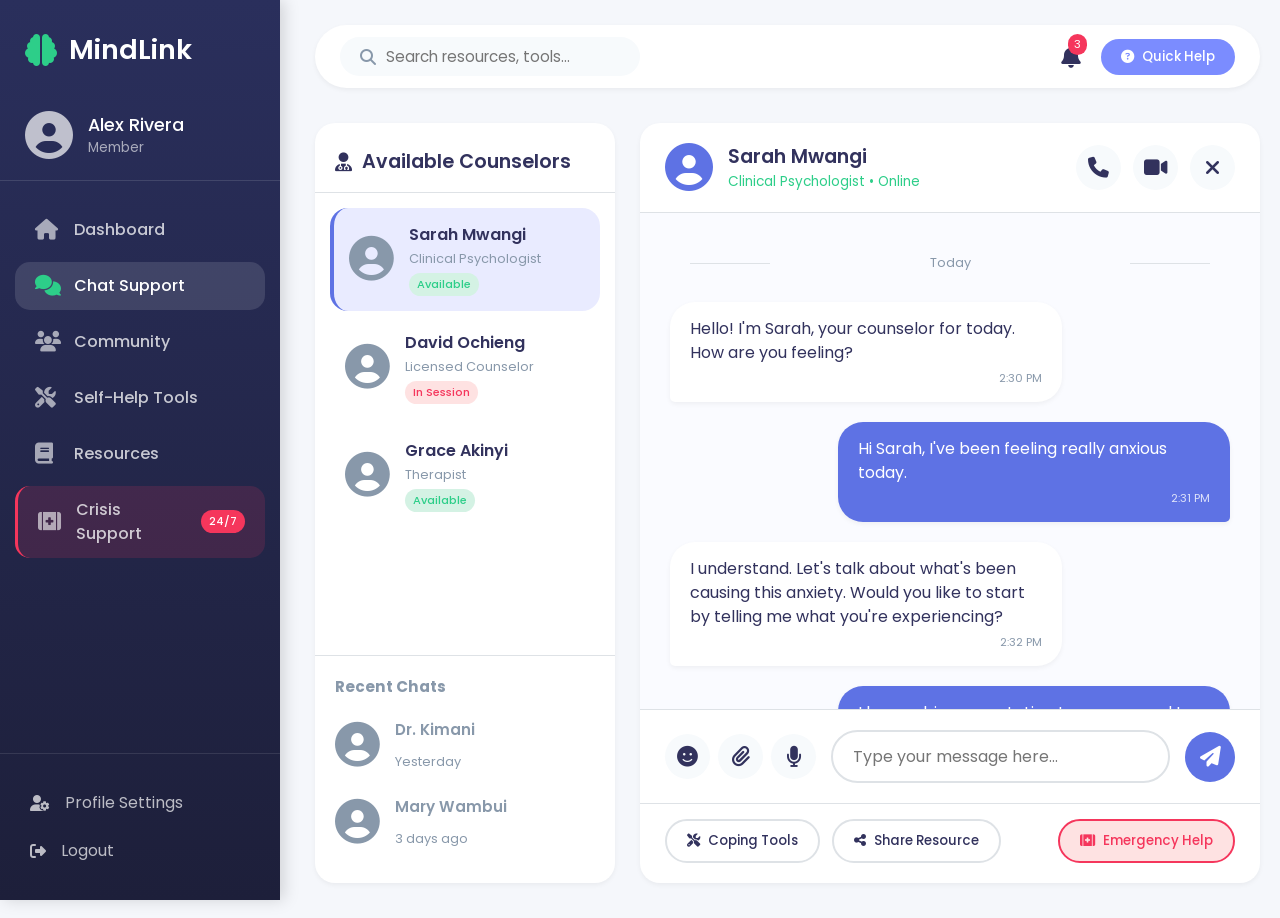
<file: chat.html>
<!DOCTYPE html>
<html lang="en">
<head>
    <meta charset="UTF-8">
    <meta name="viewport" content="width=device-width, initial-scale=1.0">
    <title>Chat Support - MindLink</title>
    <!-- Font Awesome Icons -->
    <link rel="stylesheet" href="https://cdnjs.cloudflare.com/ajax/libs/font-awesome/6.4.0/css/all.min.css">
    <!-- Google Fonts (Poppins) -->
    <link href="https://fonts.googleapis.com/css2?family=Poppins:wght@300;400;500;600;700&display=swap" rel="stylesheet">
    <style>
        /* === GLOBAL STYLES (shared with dashboard) === */
        * {
            margin: 0;
            padding: 0;
            box-sizing: border-box;
            font-family: 'Poppins', sans-serif;
        }

        :root {
            --primary: #5e72e4;
            --primary-light: #7b8cff;
            --primary-dark: #324cdd;
            --secondary: #2dce89;
            --secondary-light: #4fda9c;
            --danger: #f5365c;
            --danger-dark: #d4234b;
            --warning: #fb6340;
            --info: #11cdef;
            --dark: #32325d;
            --darker: #1a1a2e;
            --light: #f7fafc;
            --gray: #8898aa;
            --gray-light: #dee2e6;
            --white: #ffffff;
            --shadow-sm: 0 2px 5px rgba(0,0,0,0.05);
            --shadow-md: 0 5px 15px rgba(0,0,0,0.08);
            --shadow-lg: 0 10px 25px rgba(0,0,0,0.1);
            --transition: all 0.25s ease;
            --radius: 20px;
            --radius-sm: 14px;
            --sidebar-width: 280px;
        }

        body {
            background-color: #f5f7fb;
            color: var(--dark);
            line-height: 1.5;
            overflow-x: hidden;
        }

        .dashboard-page {
            display: flex;
            min-height: 100vh;
        }

        /* === SIDEBAR (same as dashboard, compact) === */
        .sidebar {
            width: var(--sidebar-width);
            background: linear-gradient(180deg, #2a2f5c 0%, #1d1f3a 100%);
            color: rgba(255,255,255,0.85);
            display: flex;
            flex-direction: column;
            position: fixed;
            top: 0;
            left: 0;
            height: 100vh;
            overflow-y: auto;
            box-shadow: 4px 0 15px rgba(0,0,0,0.15);
            z-index: 100;
            transition: var(--transition);
        }

        .sidebar-header {
            padding: 30px 25px 20px;
        }

        .logo {
            display: flex;
            align-items: center;
            gap: 12px;
            font-size: 1.7rem;
            font-weight: 600;
            color: white;
            text-decoration: none;
        }

        .logo i {
            color: var(--secondary);
            font-size: 2rem;
        }

        .user-profile {
            display: flex;
            align-items: center;
            gap: 15px;
            padding: 20px 25px;
            border-bottom: 1px solid rgba(255,255,255,0.12);
            margin-bottom: 25px;
        }

        .avatar i {
            font-size: 3rem;
            color: rgba(255,255,255,0.7);
        }

        .user-info h4 {
            font-size: 1.1rem;
            font-weight: 500;
            color: white;
        }

        .user-info p {
            font-size: 0.85rem;
            color: rgba(255,255,255,0.6);
        }

        .sidebar-menu {
            list-style: none;
            padding: 0 15px;
            flex: 1;
        }

        .sidebar-menu li {
            margin-bottom: 8px;
        }

        .sidebar-menu a {
            display: flex;
            align-items: center;
            gap: 15px;
            padding: 12px 20px;
            color: rgba(255,255,255,0.75);
            text-decoration: none;
            border-radius: 15px;
            transition: var(--transition);
            font-weight: 500;
        }

        .sidebar-menu a i {
            width: 24px;
            font-size: 1.3rem;
            color: rgba(255,255,255,0.6);
        }

        .sidebar-menu li.active a,
        .sidebar-menu a:hover {
            background: rgba(255,255,255,0.12);
            color: white;
        }

        .sidebar-menu li.active a i,
        .sidebar-menu a:hover i {
            color: var(--secondary);
        }

        .emergency-link {
            background: rgba(245, 54, 92, 0.15);
            border-left: 3px solid var(--danger);
        }

        .emergency-badge {
            background: var(--danger);
            color: white;
            font-size: 0.7rem;
            padding: 3px 8px;
            border-radius: 20px;
            margin-left: auto;
        }

        .sidebar-footer {
            padding: 25px;
            border-top: 1px solid rgba(255,255,255,0.1);
        }

        .sidebar-footer a {
            display: flex;
            align-items: center;
            gap: 15px;
            padding: 12px 5px;
            color: rgba(255,255,255,0.7);
            text-decoration: none;
            border-radius: 10px;
            transition: var(--transition);
        }

        .sidebar-footer a:hover {
            color: white;
            background: rgba(255,255,255,0.05);
        }

        /* === MAIN CONTENT === */
        .main-content {
            flex: 1;
            margin-left: var(--sidebar-width);
            padding: 25px 35px 35px;
            position: relative;
        }

        /* TOP BAR (same as dashboard) */
        .top-bar {
            display: flex;
            align-items: center;
            justify-content: space-between;
            background: var(--white);
            padding: 12px 25px;
            border-radius: 60px;
            box-shadow: var(--shadow-sm);
            margin-bottom: 35px;
        }

        .search-bar {
            display: flex;
            align-items: center;
            background: var(--light);
            padding: 8px 20px;
            border-radius: 40px;
            width: 300px;
        }

        .search-bar i {
            color: var(--gray);
            margin-right: 10px;
        }

        .search-bar input {
            border: none;
            background: transparent;
            outline: none;
            width: 100%;
            font-size: 0.95rem;
        }

        .top-bar-actions {
            display: flex;
            align-items: center;
            gap: 20px;
        }

        .btn-notification {
            background: none;
            border: none;
            font-size: 1.4rem;
            color: var(--dark);
            position: relative;
            cursor: pointer;
        }

        .notification-badge {
            position: absolute;
            top: -6px;
            right: -6px;
            background: var(--danger);
            color: white;
            font-size: 0.7rem;
            padding: 2px 6px;
            border-radius: 20px;
        }

        .btn-help {
            background: var(--primary-light);
            border: none;
            color: white;
            padding: 8px 20px;
            border-radius: 30px;
            font-weight: 500;
            cursor: pointer;
            display: flex;
            align-items: center;
            gap: 8px;
        }

        .btn-help:hover {
            background: var(--primary);
        }

        /* === CHAT LAYOUT (chat.css) === */
        .chat-container {
            display: flex;
            gap: 25px;
            height: calc(100vh - 140px); /* full height minus top bar and padding */
            min-height: 600px;
        }

        /* ---------- Chat Sidebar (counselors list) ---------- */
        .chat-sidebar {
            width: 300px;
            background: var(--white);
            border-radius: var(--radius);
            box-shadow: var(--shadow-sm);
            display: flex;
            flex-direction: column;
            overflow: hidden;
        }

        .chat-sidebar .chat-header {
            padding: 25px 20px 15px;
            border-bottom: 1px solid var(--gray-light);
        }

        .chat-sidebar .chat-header h3 {
            font-size: 1.2rem;
            font-weight: 600;
            display: flex;
            align-items: center;
            gap: 10px;
            color: var(--dark);
        }

        .counselors-list {
            flex: 1;
            overflow-y: auto;
            padding: 15px;
        }

        .counselor {
            display: flex;
            align-items: center;
            gap: 15px;
            padding: 15px;
            border-radius: 18px;
            cursor: pointer;
            transition: var(--transition);
            margin-bottom: 5px;
        }

        .counselor:hover {
            background: var(--light);
        }

        .counselor.active {
            background: #e9ebff;
            border-left: 4px solid var(--primary);
        }

        .counselor-avatar i {
            font-size: 2.8rem;
            color: var(--gray);
        }

        .counselor-info h4 {
            font-size: 1rem;
            font-weight: 600;
            margin-bottom: 2px;
        }

        .counselor-info p {
            font-size: 0.8rem;
            color: var(--gray);
        }

        .status {
            display: inline-block;
            font-size: 0.7rem;
            padding: 3px 8px;
            border-radius: 30px;
            margin-top: 5px;
            font-weight: 500;
        }

        .status.available {
            background: #d4f2e4;
            color: var(--secondary);
        }

        .status.busy {
            background: #fee2e2;
            color: var(--danger);
        }

        .chat-history {
            padding: 20px;
            border-top: 1px solid var(--gray-light);
        }

        .chat-history h4 {
            font-size: 0.95rem;
            color: var(--gray);
            margin-bottom: 10px;
        }

        /* ---------- Chat Main Area ---------- */
        .chat-main {
            flex: 1;
            background: var(--white);
            border-radius: var(--radius);
            box-shadow: var(--shadow-sm);
            display: flex;
            flex-direction: column;
            overflow: hidden;
        }

        .chat-main .chat-header {
            display: flex;
            align-items: center;
            justify-content: space-between;
            padding: 20px 25px;
            border-bottom: 1px solid var(--gray-light);
        }

        .chat-partner {
            display: flex;
            align-items: center;
            gap: 15px;
        }

        .chat-partner .avatar i {
            font-size: 3rem;
            color: var(--primary);
        }

        .chat-partner h3 {
            font-size: 1.2rem;
            font-weight: 600;
        }

        .chat-partner p {
            font-size: 0.85rem;
            color: var(--secondary);
        }

        .chat-actions {
            display: flex;
            gap: 12px;
        }

        .btn-icon {
            background: var(--light);
            border: none;
            width: 45px;
            height: 45px;
            border-radius: 50%;
            color: var(--dark);
            font-size: 1.3rem;
            cursor: pointer;
            transition: var(--transition);
            display: flex;
            align-items: center;
            justify-content: center;
        }

        .btn-icon:hover {
            background: var(--primary-light);
            color: white;
        }

        /* messages area */
        .chat-messages {
            flex: 1;
            padding: 30px;
            overflow-y: auto;
            background: #fafbff;
            display: flex;
            flex-direction: column;
            gap: 20px;
        }

        .message-date {
            text-align: center;
            font-size: 0.8rem;
            color: var(--gray);
            margin: 10px 0;
            position: relative;
        }

        .message-date::before,
        .message-date::after {
            content: "";
            position: absolute;
            top: 50%;
            width: 80px;
            height: 1px;
            background: var(--gray-light);
        }

        .message-date::before { left: 20px; }
        .message-date::after { right: 20px; }

        .message {
            display: flex;
            max-width: 70%;
        }

        .message.received {
            align-self: flex-start;
        }

        .message.sent {
            align-self: flex-end;
        }

        .message-content {
            background: var(--white);
            padding: 15px 20px;
            border-radius: 25px 25px 25px 5px;
            box-shadow: var(--shadow-sm);
            position: relative;
        }

        .message.sent .message-content {
            background: var(--primary);
            color: white;
            border-radius: 25px 25px 5px 25px;
        }

        .message-content p {
            font-size: 1rem;
            margin-bottom: 5px;
        }

        .message-time {
            font-size: 0.7rem;
            color: var(--gray);
            display: block;
            text-align: right;
        }

        .message.sent .message-time {
            color: rgba(255,255,255,0.8);
        }

        /* chat input */
        .chat-input {
            display: flex;
            align-items: center;
            gap: 15px;
            padding: 20px 25px;
            background: var(--white);
            border-top: 1px solid var(--gray-light);
        }

        .input-tools {
            display: flex;
            gap: 8px;
        }

        .chat-input textarea {
            flex: 1;
            border: 2px solid var(--gray-light);
            border-radius: 30px;
            padding: 12px 20px;
            resize: none;
            font-size: 1rem;
            outline: none;
            transition: var(--transition);
        }

        .chat-input textarea:focus {
            border-color: var(--primary);
        }

        .btn-primary {
            background: var(--primary);
            color: white;
            border: none;
            width: 50px;
            height: 50px;
            border-radius: 50%;
            font-size: 1.3rem;
            cursor: pointer;
            transition: var(--transition);
            display: flex;
            align-items: center;
            justify-content: center;
        }

        .btn-primary:hover {
            background: var(--primary-dark);
            transform: scale(1.05);
        }

        /* chat features bar (coping tools, etc) */
        .chat-features {
            display: flex;
            gap: 12px;
            padding: 15px 25px 20px;
            border-top: 1px solid var(--gray-light);
        }

        .feature-btn {
            background: none;
            border: 2px solid var(--gray-light);
            padding: 10px 20px;
            border-radius: 40px;
            font-weight: 500;
            color: var(--dark);
            cursor: pointer;
            transition: var(--transition);
            display: flex;
            align-items: center;
            gap: 8px;
        }

        .feature-btn:hover {
            background: var(--light);
            border-color: var(--primary);
        }

        .feature-btn.emergency {
            background: #fee2e2;
            border-color: var(--danger);
            color: var(--danger);
            margin-left: auto;
        }

        .feature-btn.emergency:hover {
            background: var(--danger);
            color: white;
        }

        /* responsiveness */
        @media (max-width: 1000px) {
            .chat-sidebar {
                width: 250px;
            }
        }

        @media (max-width: 800px) {
            .chat-container {
                flex-direction: column;
                height: auto;
            }
            .chat-sidebar {
                width: 100%;
                height: 300px;
            }
            .sidebar {
                transform: translateX(-100%);
            }
            .main-content {
                margin-left: 0;
            }
        }
    </style>
</head>
<body class="dashboard-page">
    <!-- Sidebar Navigation (with chat active) -->
    <nav class="sidebar">
        <div class="sidebar-header">
            <a href="dashboard.html" class="logo">
                <i class="fas fa-brain"></i>
                <span>MindLink</span>
            </a>
        </div>
        
        <div class="user-profile">
            <div class="avatar">
                <i class="fas fa-user-circle"></i>
            </div>
            <div class="user-info">
                <h4 id="userName">Alex Rivera</h4>
                <p id="userRole">Member</p>
            </div>
        </div>
        
        <ul class="sidebar-menu">
            <li>
                <a href="dashboard.html">
                    <i class="fas fa-home"></i>
                    <span>Dashboard</span>
                </a>
            </li>
            <li class="active">
                <a href="chat.html">
                    <i class="fas fa-comments"></i>
                    <span>Chat Support</span>
                </a>
            </li>
            <li>
                <a href="community.html">
                    <i class="fas fa-users"></i>
                    <span>Community</span>
                </a>
            </li>
            <li>
                <a href="tools.html">
                    <i class="fas fa-tools"></i>
                    <span>Self-Help Tools</span>
                </a>
            </li>
            <li>
                <a href="resources.html">
                    <i class="fas fa-book"></i>
                    <span>Resources</span>
                </a>
            </li>
            <li>
                <a href="crisis.html" class="emergency-link">
                    <i class="fas fa-first-aid"></i>
                    <span>Crisis Support</span>
                    <span class="emergency-badge">24/7</span>
                </a>
            </li>
        </ul>
        
        <div class="sidebar-footer">
            <a href="profile.html">
                <i class="fas fa-user-cog"></i>
                <span>Profile Settings</span>
            </a>
            <a href="#" id="logoutBtn">
                <i class="fas fa-sign-out-alt"></i>
                <span>Logout</span>
            </a>
        </div>
    </nav>

    <!-- Main Content -->
    <main class="main-content">
        <!-- Top Bar (same) -->
        <header class="top-bar">
            <div class="search-bar">
                <i class="fas fa-search"></i>
                <input type="text" placeholder="Search resources, tools...">
            </div>
            
            <div class="top-bar-actions">
                <button class="btn-notification">
                    <i class="fas fa-bell"></i>
                    <span class="notification-badge">3</span>
                </button>
                <div class="quick-help">
                    <button class="btn-help">
                        <i class="fas fa-question-circle"></i>
                        Quick Help
                    </button>
                </div>
            </div>
        </header>

        <!-- Chat Container (fully styled) -->
        <div class="chat-container">
            <!-- Left sidebar: counselors list -->
            <div class="chat-sidebar">
                <div class="chat-header">
                    <h3><i class="fas fa-user-md"></i> Available Counselors</h3>
                </div>
                
                <div class="counselors-list">
                    <div class="counselor active">
                        <div class="counselor-avatar">
                            <i class="fas fa-user-circle"></i>
                        </div>
                        <div class="counselor-info">
                            <h4>Sarah Mwangi</h4>
                            <p>Clinical Psychologist</p>
                            <span class="status available">Available</span>
                        </div>
                    </div>
                    
                    <div class="counselor">
                        <div class="counselor-avatar">
                            <i class="fas fa-user-circle"></i>
                        </div>
                        <div class="counselor-info">
                            <h4>David Ochieng</h4>
                            <p>Licensed Counselor</p>
                            <span class="status busy">In Session</span>
                        </div>
                    </div>

                    <div class="counselor">
                        <div class="counselor-avatar">
                            <i class="fas fa-user-circle"></i>
                        </div>
                        <div class="counselor-info">
                            <h4>Grace Akinyi</h4>
                            <p>Therapist</p>
                            <span class="status available">Available</span>
                        </div>
                    </div>
                </div>
                
                <div class="chat-history">
                    <h4>Recent Chats</h4>
                    <!-- simplified history items -->
                    <div class="counselor" style="padding: 10px 0;">
                        <div class="counselor-avatar"><i class="fas fa-user-circle"></i></div>
                        <div class="counselor-info">
                            <h4>Dr. Kimani</h4>
                            <p>Yesterday</p>
                        </div>
                    </div>
                    <div class="counselor" style="padding: 10px 0;">
                        <div class="counselor-avatar"><i class="fas fa-user-circle"></i></div>
                        <div class="counselor-info">
                            <h4>Mary Wambui</h4>
                            <p>3 days ago</p>
                        </div>
                    </div>
                </div>
            </div>

            <!-- Right side: main chat area -->
            <div class="chat-main">
                <div class="chat-header">
                    <div class="chat-partner">
                        <div class="avatar">
                            <i class="fas fa-user-circle"></i>
                        </div>
                        <div>
                            <h3>Sarah Mwangi</h3>
                            <p>Clinical Psychologist • Online</p>
                        </div>
                    </div>
                    <div class="chat-actions">
                        <button class="btn-icon" title="Voice Call">
                            <i class="fas fa-phone"></i>
                        </button>
                        <button class="btn-icon" title="Video Call">
                            <i class="fas fa-video"></i>
                        </button>
                        <button class="btn-icon" title="End Session">
                            <i class="fas fa-times"></i>
                        </button>
                    </div>
                </div>
                
                <div class="chat-messages">
                    <div class="message-date">Today</div>
                    
                    <div class="message received">
                        <div class="message-content">
                            <p>Hello! I'm Sarah, your counselor for today. How are you feeling?</p>
                            <span class="message-time">2:30 PM</span>
                        </div>
                    </div>
                    
                    <div class="message sent">
                        <div class="message-content">
                            <p>Hi Sarah, I've been feeling really anxious today.</p>
                            <span class="message-time">2:31 PM</span>
                        </div>
                    </div>
                    
                    <div class="message received">
                        <div class="message-content">
                            <p>I understand. Let's talk about what's been causing this anxiety. Would you like to start by telling me what you're experiencing?</p>
                            <span class="message-time">2:32 PM</span>
                        </div>
                    </div>

                    <div class="message sent">
                        <div class="message-content">
                            <p>I have a big presentation tomorrow and I can't stop worrying.</p>
                            <span class="message-time">2:33 PM</span>
                        </div>
                    </div>
                </div>
                
                <div class="chat-input">
                    <div class="input-tools">
                        <button class="btn-icon"><i class="fas fa-smile"></i></button>
                        <button class="btn-icon"><i class="fas fa-paperclip"></i></button>
                        <button class="btn-icon"><i class="fas fa-microphone"></i></button>
                    </div>
                    <textarea placeholder="Type your message here..." rows="1"></textarea>
                    <button class="btn-primary">
                        <i class="fas fa-paper-plane"></i>
                    </button>
                </div>
                
                <div class="chat-features">
                    <button class="feature-btn" onclick="alert('Coping tools would open here.')">
                        <i class="fas fa-tools"></i> Coping Tools
                    </button>
                    <button class="feature-btn" onclick="alert('Share resource feature.')">
                        <i class="fas fa-share-alt"></i> Share Resource
                    </button>
                    <button class="feature-btn emergency" onclick="window.location.href='crisis.html'">
                        <i class="fas fa-first-aid"></i> Emergency Help
                    </button>
                </div>
            </div>
        </div>
    </main>

    <script>
        // simple logout demo
        document.getElementById('logoutBtn')?.addEventListener('click', (e) => {
            e.preventDefault();
            alert('Logged out (demo).');
        });

        // demo for message send (just clears textarea on button click)
        const sendBtn = document.querySelector('.chat-input .btn-primary');
        const textarea = document.querySelector('.chat-input textarea');
        if (sendBtn && textarea) {
            sendBtn.addEventListener('click', (e) => {
                e.preventDefault();
                if (textarea.value.trim() !== '') {
                    // In a real app, you'd append message. Here we just demo.
                    alert('Message sent (demo): ' + textarea.value);
                    textarea.value = '';
                }
            });
        }

        // make textarea auto-expand (simple)
        textarea?.addEventListener('input', function() {
            this.style.height = 'auto';
            this.style.height = (this.scrollHeight) + 'px';
        });
    </script>
</body>
</html>
</file>
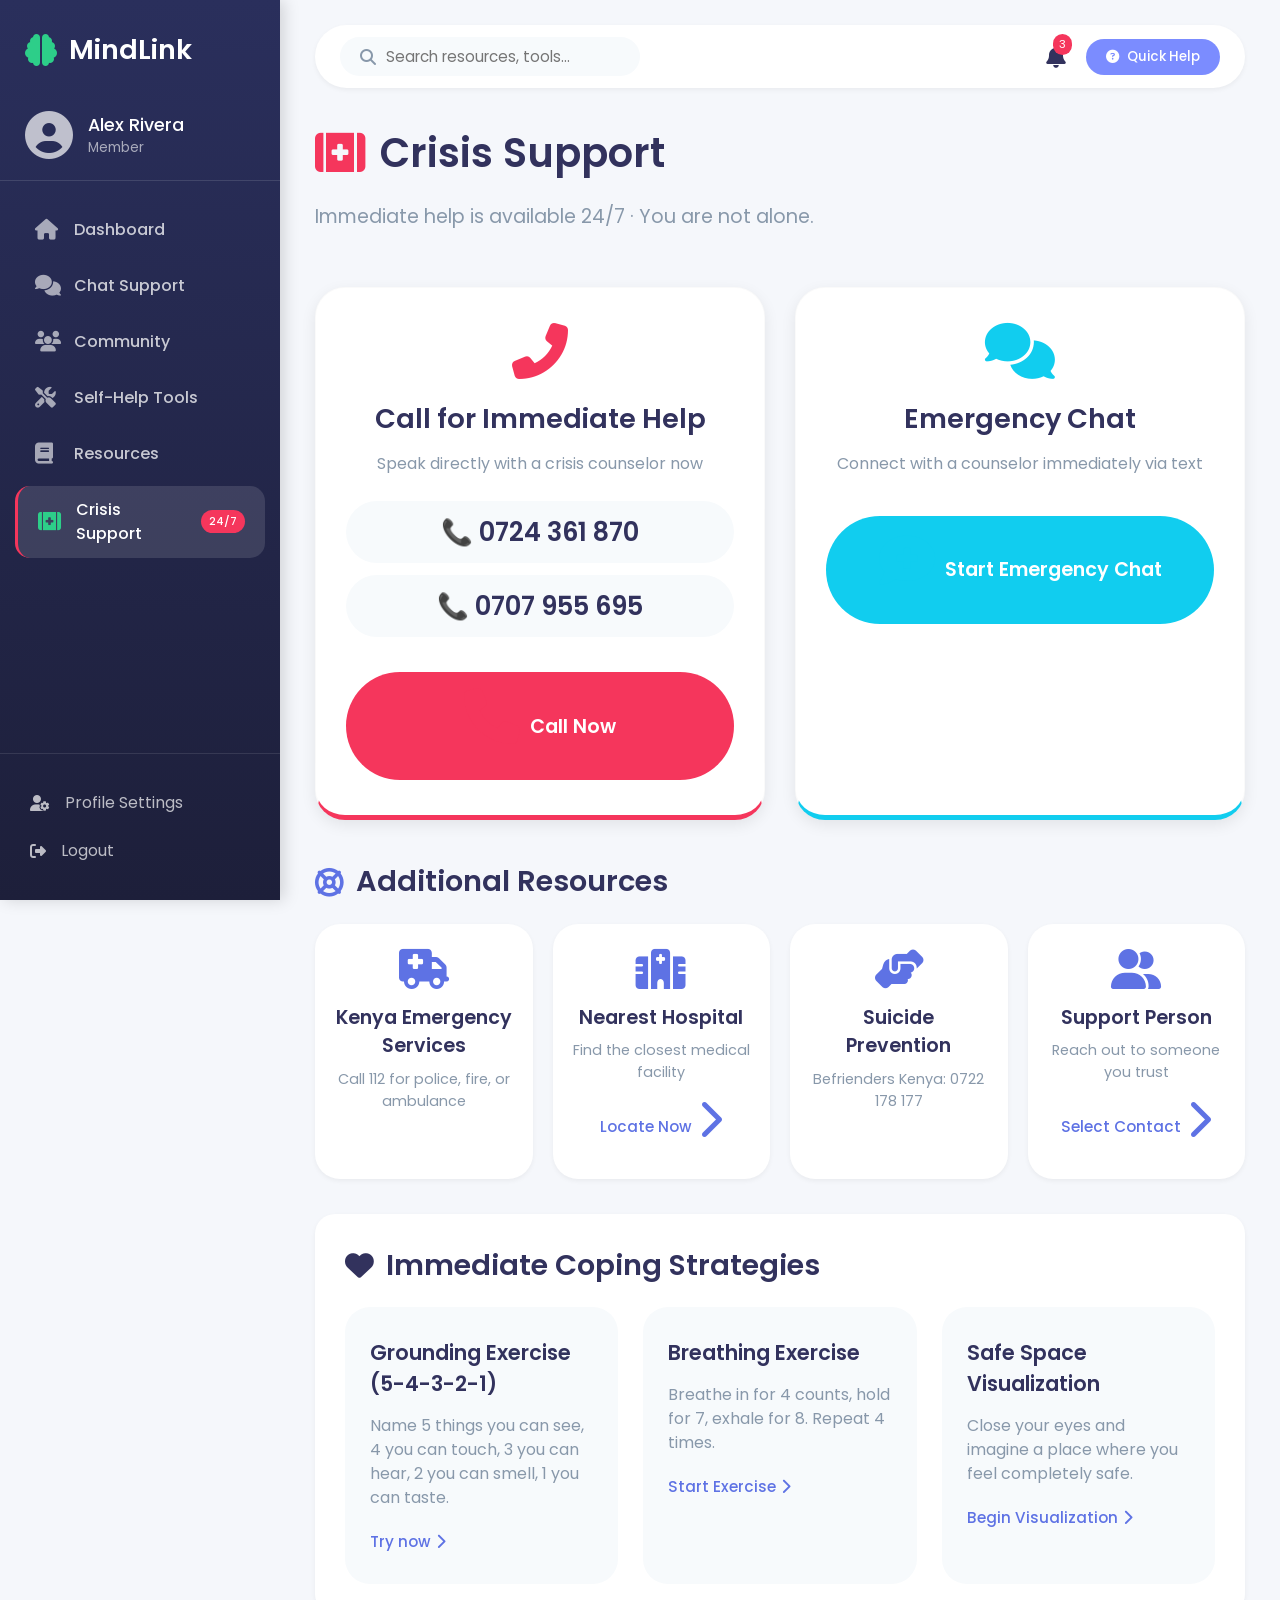
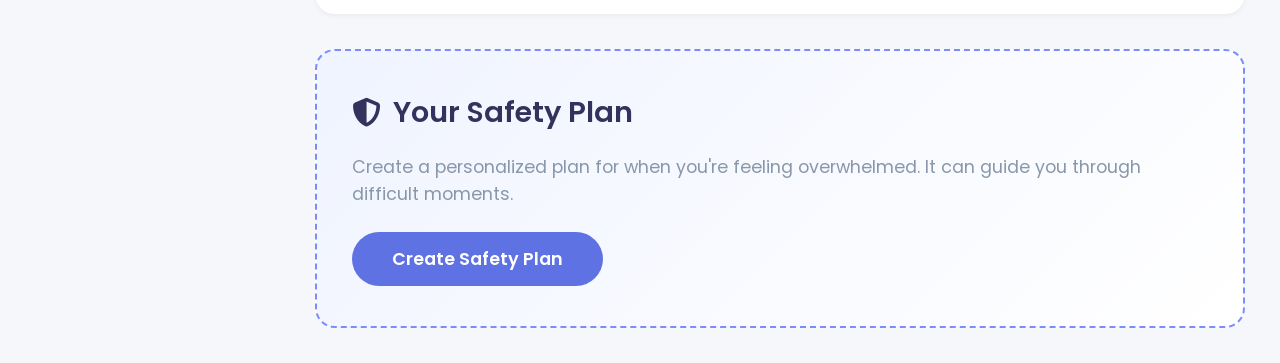
<file: crisis.html>
<!DOCTYPE html>
<html lang="en">
<head>
    <meta charset="UTF-8">
    <meta name="viewport" content="width=device-width, initial-scale=1.0">
    <title>Crisis Support - MindLink</title>
    <!-- Font Awesome Icons -->
    <link rel="stylesheet" href="https://cdnjs.cloudflare.com/ajax/libs/font-awesome/6.4.0/css/all.min.css">
    <!-- Google Fonts (Poppins) -->
    <link href="https://fonts.googleapis.com/css2?family=Poppins:wght@300;400;500;600;700&display=swap" rel="stylesheet">
    <style>
        /* === GLOBAL STYLES (copied from dashboard for consistency) === */
        * {
            margin: 0;
            padding: 0;
            box-sizing: border-box;
            font-family: 'Poppins', sans-serif;
        }

        :root {
            --primary: #5e72e4;
            --primary-light: #7b8cff;
            --primary-dark: #324cdd;
            --secondary: #2dce89;
            --secondary-light: #4fda9c;
            --danger: #f5365c;
            --danger-dark: #d4234b;
            --warning: #fb6340;
            --info: #11cdef;
            --dark: #32325d;
            --darker: #1a1a2e;
            --light: #f7fafc;
            --gray: #8898aa;
            --gray-light: #dee2e6;
            --white: #ffffff;
            --shadow-sm: 0 2px 5px rgba(0,0,0,0.05);
            --shadow-md: 0 5px 15px rgba(0,0,0,0.08);
            --shadow-lg: 0 10px 25px rgba(0,0,0,0.1);
            --transition: all 0.25s ease;
            --radius: 20px;
            --radius-sm: 14px;
            --sidebar-width: 280px;
        }

        body {
            background-color: #f5f7fb;
            color: var(--dark);
            line-height: 1.5;
            overflow-x: hidden;
        }

        .dashboard-page {
            display: flex;
            min-height: 100vh;
        }

        /* === SIDEBAR (same as dashboard, compact) === */
        .sidebar {
            width: var(--sidebar-width);
            background: linear-gradient(180deg, #2a2f5c 0%, #1d1f3a 100%);
            color: rgba(255,255,255,0.85);
            display: flex;
            flex-direction: column;
            position: fixed;
            top: 0;
            left: 0;
            height: 100vh;
            overflow-y: auto;
            box-shadow: 4px 0 15px rgba(0,0,0,0.15);
            z-index: 100;
            transition: var(--transition);
        }

        .sidebar-header {
            padding: 30px 25px 20px;
        }

        .logo {
            display: flex;
            align-items: center;
            gap: 12px;
            font-size: 1.7rem;
            font-weight: 600;
            color: white;
            text-decoration: none;
        }

        .logo i {
            color: var(--secondary);
            font-size: 2rem;
        }

        .user-profile {
            display: flex;
            align-items: center;
            gap: 15px;
            padding: 20px 25px;
            border-bottom: 1px solid rgba(255,255,255,0.12);
            margin-bottom: 25px;
        }

        .avatar i {
            font-size: 3rem;
            color: rgba(255,255,255,0.7);
        }

        .user-info h4 {
            font-size: 1.1rem;
            font-weight: 500;
            color: white;
        }

        .user-info p {
            font-size: 0.85rem;
            color: rgba(255,255,255,0.6);
        }

        .sidebar-menu {
            list-style: none;
            padding: 0 15px;
            flex: 1;
        }

        .sidebar-menu li {
            margin-bottom: 8px;
        }

        .sidebar-menu a {
            display: flex;
            align-items: center;
            gap: 15px;
            padding: 12px 20px;
            color: rgba(255,255,255,0.75);
            text-decoration: none;
            border-radius: 15px;
            transition: var(--transition);
            font-weight: 500;
        }

        .sidebar-menu a i {
            width: 24px;
            font-size: 1.3rem;
            color: rgba(255,255,255,0.6);
        }

        .sidebar-menu li.active a,
        .sidebar-menu a:hover {
            background: rgba(255,255,255,0.12);
            color: white;
        }

        .sidebar-menu li.active a i,
        .sidebar-menu a:hover i {
            color: var(--secondary);
        }

        .emergency-link {
            background: rgba(245, 54, 92, 0.15);
            border-left: 3px solid var(--danger);
        }

        .emergency-badge {
            background: var(--danger);
            color: white;
            font-size: 0.7rem;
            padding: 3px 8px;
            border-radius: 20px;
            margin-left: auto;
        }

        .sidebar-footer {
            padding: 25px;
            border-top: 1px solid rgba(255,255,255,0.1);
        }

        .sidebar-footer a {
            display: flex;
            align-items: center;
            gap: 15px;
            padding: 12px 5px;
            color: rgba(255,255,255,0.7);
            text-decoration: none;
            border-radius: 10px;
            transition: var(--transition);
        }

        .sidebar-footer a:hover {
            color: white;
            background: rgba(255,255,255,0.05);
        }

        /* === MAIN CONTENT === */
        .main-content {
            flex: 1;
            margin-left: var(--sidebar-width);
            padding: 25px 35px 35px;
            position: relative;
        }

        /* TOP BAR (same as dashboard) */
        .top-bar {
            display: flex;
            align-items: center;
            justify-content: space-between;
            background: var(--white);
            padding: 12px 25px;
            border-radius: 60px;
            box-shadow: var(--shadow-sm);
            margin-bottom: 35px;
        }

        .search-bar {
            display: flex;
            align-items: center;
            background: var(--light);
            padding: 8px 20px;
            border-radius: 40px;
            width: 300px;
        }

        .search-bar i {
            color: var(--gray);
            margin-right: 10px;
        }

        .search-bar input {
            border: none;
            background: transparent;
            outline: none;
            width: 100%;
            font-size: 0.95rem;
        }

        .top-bar-actions {
            display: flex;
            align-items: center;
            gap: 20px;
        }

        .btn-notification {
            background: none;
            border: none;
            font-size: 1.4rem;
            color: var(--dark);
            position: relative;
            cursor: pointer;
        }

        .notification-badge {
            position: absolute;
            top: -6px;
            right: -6px;
            background: var(--danger);
            color: white;
            font-size: 0.7rem;
            padding: 2px 6px;
            border-radius: 20px;
        }

        .btn-help {
            background: var(--primary-light);
            border: none;
            color: white;
            padding: 8px 20px;
            border-radius: 30px;
            font-weight: 500;
            cursor: pointer;
            display: flex;
            align-items: center;
            gap: 8px;
        }

        .btn-help:hover {
            background: var(--primary);
        }

        /* === CRISIS PAGE SPECIFIC STYLES === */
        .crisis-content {
            display: flex;
            flex-direction: column;
            gap: 35px;
        }

        .crisis-content h1 {
            font-size: 2.5rem;
            font-weight: 600;
            color: var(--dark);
            display: flex;
            align-items: center;
            gap: 15px;
        }

        .crisis-content h1 i {
            color: var(--danger);
            font-size: 2.8rem;
        }

        .crisis-content .subtitle {
            font-size: 1.2rem;
            color: var(--gray);
            margin-top: -15px;
            margin-bottom: 5px;
        }

        /* Emergency Cards (immediate + chat) */
        .emergency-options {
            display: grid;
            grid-template-columns: repeat(2, 1fr);
            gap: 30px;
            margin: 15px 0 5px;
        }

        .emergency-card {
            background: var(--white);
            border-radius: 30px;
            padding: 35px 30px;
            box-shadow: var(--shadow-md);
            transition: var(--transition);
            border: 1px solid rgba(0,0,0,0.02);
            text-align: center;
        }

        .emergency-card.immediate {
            border-bottom: 5px solid var(--danger);
        }

        .emergency-card.chat {
            border-bottom: 5px solid var(--info);
        }

        .emergency-card i {
            font-size: 3.5rem;
            color: var(--danger);
            margin-bottom: 20px;
        }

        .emergency-card.chat i {
            color: var(--info);
        }

        .emergency-card h3 {
            font-size: 1.7rem;
            font-weight: 600;
            margin-bottom: 12px;
        }

        .emergency-card p {
            color: var(--gray);
            margin-bottom: 25px;
            font-size: 1rem;
        }

        .phone-numbers {
            margin: 20px 0;
            display: flex;
            flex-direction: column;
            gap: 12px;
        }

        .phone-numbers a {
            font-size: 1.6rem;
            font-weight: 600;
            color: var(--dark);
            text-decoration: none;
            background: var(--light);
            padding: 12px 20px;
            border-radius: 60px;
            transition: var(--transition);
            display: inline-block;
            width: 100%;
        }

        .phone-numbers a:hover {
            background: var(--primary-light);
            color: white;
        }

        .btn-emergency {
            background: var(--danger);
            color: white;
            border: none;
            padding: 16px 30px;
            border-radius: 60px;
            font-weight: 600;
            font-size: 1.2rem;
            cursor: pointer;
            transition: var(--transition);
            display: inline-flex;
            align-items: center;
            justify-content: center;
            gap: 10px;
            width: 100%;
            margin-top: 15px;
        }

        .emergency-card.chat .btn-emergency {
            background: var(--info);
        }

        .btn-emergency:hover {
            background: var(--danger-dark);
            transform: scale(1.02);
        }

        .emergency-card.chat .btn-emergency:hover {
            background: #0da5c0;
        }

        /* Crisis Resources grid */
        .crisis-resources h2,
        .coping-strategies h2,
        .safety-plan h2 {
            font-size: 1.8rem;
            font-weight: 600;
            margin-bottom: 20px;
            display: flex;
            align-items: center;
            gap: 12px;
            color: var(--dark);
        }

        .crisis-resources h2 i {
            color: var(--primary);
        }

        .resource-grid {
            display: grid;
            grid-template-columns: repeat(4, 1fr);
            gap: 20px;
        }

        .resource-item {
            background: var(--white);
            border-radius: 25px;
            padding: 25px 20px;
            box-shadow: var(--shadow-sm);
            transition: var(--transition);
            text-align: center;
        }

        .resource-item:hover {
            transform: translateY(-5px);
            box-shadow: var(--shadow-md);
        }

        .resource-item i {
            font-size: 2.5rem;
            color: var(--primary);
            margin-bottom: 15px;
        }

        .resource-item h4 {
            font-size: 1.2rem;
            font-weight: 600;
            margin-bottom: 8px;
        }

        .resource-item p {
            color: var(--gray);
            font-size: 0.9rem;
            margin-bottom: 15px;
        }

        .btn-text {
            background: none;
            border: none;
            color: var(--primary);
            font-weight: 500;
            cursor: pointer;
            font-size: 0.95rem;
            display: inline-flex;
            align-items: center;
            gap: 5px;
            transition: var(--transition);
        }

        .btn-text:hover {
            color: var(--primary-dark);
            gap: 8px;
        }

        /* Coping strategies */
        .coping-strategies {
            background: white;
            border-radius: var(--radius);
            padding: 30px;
            box-shadow: var(--shadow-sm);
        }

        .strategies-grid {
            display: grid;
            grid-template-columns: repeat(3, 1fr);
            gap: 25px;
            margin-top: 15px;
        }

        .strategy {
            background: var(--light);
            border-radius: 25px;
            padding: 30px 25px;
            transition: var(--transition);
        }

        .strategy:hover {
            background: #f0f3fe;
        }

        .strategy h4 {
            font-size: 1.3rem;
            font-weight: 600;
            margin-bottom: 15px;
        }

        .strategy p {
            color: var(--gray);
            margin-bottom: 20px;
            font-size: 1rem;
        }

        .btn-text i {
            transition: var(--transition);
        }

        /* safety plan */
        .safety-plan {
            background: linear-gradient(135deg, #f0f4ff 0%, #ffffff 100%);
            border-radius: var(--radius);
            padding: 40px 35px;
            border: 2px dashed var(--primary-light);
            display: flex;
            flex-direction: column;
            align-items: flex-start;
        }

        .safety-plan p {
            font-size: 1.1rem;
            color: var(--gray);
            margin-bottom: 25px;
        }

        .btn-primary {
            background: var(--primary);
            color: white;
            border: none;
            padding: 14px 40px;
            border-radius: 50px;
            font-weight: 600;
            font-size: 1.1rem;
            cursor: pointer;
            transition: var(--transition);
        }

        .btn-primary:hover {
            background: var(--primary-dark);
            transform: translateY(-2px);
            box-shadow: var(--shadow-md);
        }

        /* Responsive */
        @media (max-width: 1200px) {
            .resource-grid {
                grid-template-columns: repeat(2, 1fr);
            }
            .strategies-grid {
                grid-template-columns: repeat(2, 1fr);
            }
        }

        @media (max-width: 900px) {
            .emergency-options {
                grid-template-columns: 1fr;
            }
            .resource-grid,
            .strategies-grid {
                grid-template-columns: 1fr;
            }
            .sidebar {
                transform: translateX(-100%);
            }
            .main-content {
                margin-left: 0;
            }
        }

        /* emergency float (already in dashboard, keep hidden here? but we keep) */
        .emergency-float {
            display: none; /* hidden on crisis page because it's redundant */
        }
    </style>
</head>
<body class="dashboard-page">
    <!-- Sidebar Navigation (identical to dashboard, with crisis active) -->
    <nav class="sidebar">
        <div class="sidebar-header">
            <a href="dashboard.html" class="logo">
                <i class="fas fa-brain"></i>
                <span>MindLink</span>
            </a>
        </div>
        
        <div class="user-profile">
            <div class="avatar">
                <i class="fas fa-user-circle"></i>
            </div>
            <div class="user-info">
                <h4 id="userName">Alex Rivera</h4>
                <p id="userRole">Member</p>
            </div>
        </div>
        
        <ul class="sidebar-menu">
            <li>
                <a href="dashboard.html">
                    <i class="fas fa-home"></i>
                    <span>Dashboard</span>
                </a>
            </li>
            <li>
                <a href="chat.html">
                    <i class="fas fa-comments"></i>
                    <span>Chat Support</span>
                </a>
            </li>
            <li>
                <a href="community.html">
                    <i class="fas fa-users"></i>
                    <span>Community</span>
                </a>
            </li>
            <li>
                <a href="tools.html">
                    <i class="fas fa-tools"></i>
                    <span>Self-Help Tools</span>
                </a>
            </li>
            <li>
                <a href="resources.html">
                    <i class="fas fa-book"></i>
                    <span>Resources</span>
                </a>
            </li>
            <li class="active">
                <a href="crisis.html" class="emergency-link">
                    <i class="fas fa-first-aid"></i>
                    <span>Crisis Support</span>
                    <span class="emergency-badge">24/7</span>
                </a>
            </li>
        </ul>
        
        <div class="sidebar-footer">
            <a href="profile.html">
                <i class="fas fa-user-cog"></i>
                <span>Profile Settings</span>
            </a>
            <a href="#" id="logoutBtn">
                <i class="fas fa-sign-out-alt"></i>
                <span>Logout</span>
            </a>
        </div>
    </nav>

    <!-- Main Content -->
    <main class="main-content">
        <!-- Top Bar (same as dashboard) -->
        <header class="top-bar">
            <div class="search-bar">
                <i class="fas fa-search"></i>
                <input type="text" placeholder="Search resources, tools...">
            </div>
            
            <div class="top-bar-actions">
                <button class="btn-notification">
                    <i class="fas fa-bell"></i>
                    <span class="notification-badge">3</span>
                </button>
                <div class="quick-help">
                    <button class="btn-help">
                        <i class="fas fa-question-circle"></i>
                        Quick Help
                    </button>
                </div>
            </div>
        </header>

        <!-- Crisis Content (now fully styled) -->
        <div class="crisis-content">
            <h1><i class="fas fa-first-aid"></i> Crisis Support</h1>
            <p class="subtitle">Immediate help is available 24/7 · You are not alone.</p>
            
            <!-- Emergency options: call & chat -->
            <div class="emergency-options">
                <div class="emergency-card immediate">
                    <i class="fas fa-phone-alt"></i>
                    <h3>Call for Immediate Help</h3>
                    <p>Speak directly with a crisis counselor now</p>
                    <div class="phone-numbers">
                        <a href="tel:0724361870">📞 0724 361 870</a>
                        <a href="tel:0707955695">📞 0707 955 695</a>
                    </div>
                    <button class="btn-emergency">
                        <i class="fas fa-phone"></i> Call Now
                    </button>
                </div>
                
                <div class="emergency-card chat">
                    <i class="fas fa-comments"></i>
                    <h3>Emergency Chat</h3>
                    <p>Connect with a counselor immediately via text</p>
                    <button class="btn-emergency" onclick="window.location.href='chat.html?emergency=true'">
                        <i class="fas fa-comment-medical"></i> Start Emergency Chat
                    </button>
                </div>
            </div>

            <!-- Additional resources grid -->
            <div class="crisis-resources">
                <h2><i class="fas fa-life-ring"></i> Additional Resources</h2>
                
                <div class="resource-grid">
                    <div class="resource-item">
                        <i class="fas fa-ambulance"></i>
                        <h4>Kenya Emergency Services</h4>
                        <p>Call 112 for police, fire, or ambulance</p>
                    </div>
                    
                    <div class="resource-item">
                        <i class="fas fa-hospital"></i>
                        <h4>Nearest Hospital</h4>
                        <p>Find the closest medical facility</p>
                        <button class="btn-text">Locate Now <i class="fas fa-chevron-right"></i></button>
                    </div>
                    
                    <div class="resource-item">
                        <i class="fas fa-hands-helping"></i>
                        <h4>Suicide Prevention</h4>
                        <p>Befrienders Kenya: 0722 178 177</p>
                    </div>
                    
                    <div class="resource-item">
                        <i class="fas fa-user-friends"></i>
                        <h4>Support Person</h4>
                        <p>Reach out to someone you trust</p>
                        <button class="btn-text">Select Contact <i class="fas fa-chevron-right"></i></button>
                    </div>
                </div>
            </div>

            <!-- Coping strategies -->
            <div class="coping-strategies">
                <h2><i class="fas fa-heart"></i> Immediate Coping Strategies</h2>
                
                <div class="strategies-grid">
                    <div class="strategy">
                        <h4>Grounding Exercise (5-4-3-2-1)</h4>
                        <p>Name 5 things you can see, 4 you can touch, 3 you can hear, 2 you can smell, 1 you can taste.</p>
                        <button class="btn-text">Try now <i class="fas fa-chevron-right"></i></button>
                    </div>
                    
                    <div class="strategy">
                        <h4>Breathing Exercise</h4>
                        <p>Breathe in for 4 counts, hold for 7, exhale for 8. Repeat 4 times.</p>
                        <button class="btn-text">Start Exercise <i class="fas fa-chevron-right"></i></button>
                    </div>
                    
                    <div class="strategy">
                        <h4>Safe Space Visualization</h4>
                        <p>Close your eyes and imagine a place where you feel completely safe.</p>
                        <button class="btn-text">Begin Visualization <i class="fas fa-chevron-right"></i></button>
                    </div>
                </div>
            </div>
            
            <!-- Safety plan CTA -->
            <div class="safety-plan">
                <h2><i class="fas fa-shield-alt"></i> Your Safety Plan</h2>
                <p>Create a personalized plan for when you're feeling overwhelmed. It can guide you through difficult moments.</p>
                <button class="btn-primary">Create Safety Plan</button>
            </div>
        </div>
    </main>

    <script>
        // simple logout demo
        document.getElementById('logoutBtn')?.addEventListener('click', (e) => {
            e.preventDefault();
            alert('Logged out (demo).');
        });

        // demo for buttons (optional)
        document.querySelectorAll('.btn-text, .btn-primary, .btn-emergency').forEach(btn => {
            btn.addEventListener('click', function(e) {
                if (!this.closest('a') && !this.onclick) {
                    e.preventDefault();
                    alert('Demo: This would connect to support.');
                }
            });
        });
    </script>
</body>
</html>
</file>
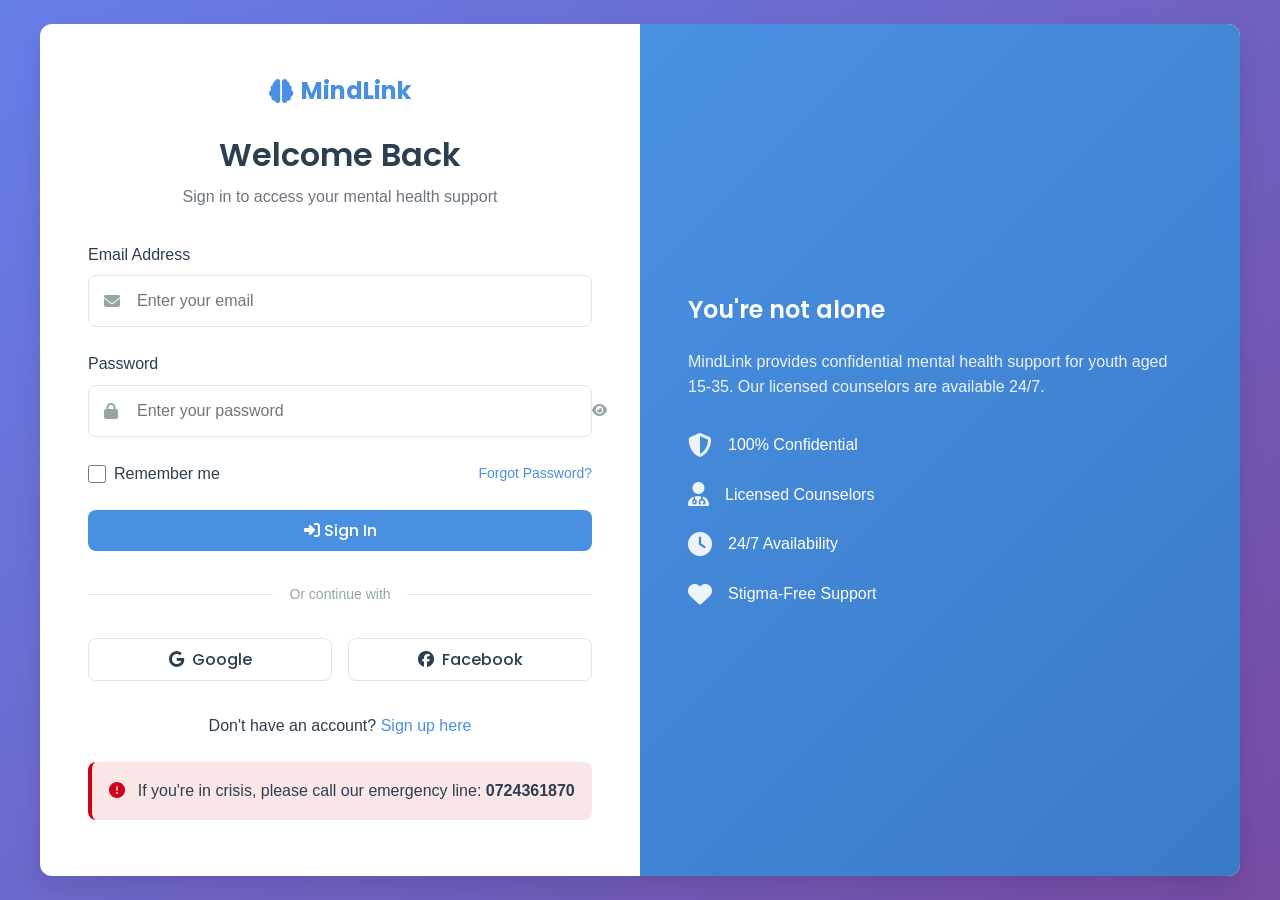
<file: login.html>
<!-- login.html -->
<!DOCTYPE html>
<html lang="en">
<head>
    <meta charset="UTF-8">
    <meta name="viewport" content="width=device-width, initial-scale=1.0">
    <title>Login - MindLink</title>
    <link rel="stylesheet" href="css/main.css">
    <link rel="stylesheet" href="css/auth.css">
    <link rel="stylesheet" href="https://cdnjs.cloudflare.com/ajax/libs/font-awesome/6.4.0/css/all.min.css">
    <link href="https://fonts.googleapis.com/css2?family=Poppins:wght@300;400;500;600;700&display=swap" rel="stylesheet">
</head>
<body class="auth-page">
    <div class="auth-container">
        <div class="auth-card">
            <div class="auth-header">
                <a href="index.html" class="logo">
                    <i class="fas fa-brain"></i>
                    <span>MindLink</span>
                </a>
                <h1>Welcome Back</h1>
                <p>Sign in to access your mental health support</p>
            </div>
            
            <form id="loginForm" class="auth-form">
                <div class="form-group">
                    <label for="email">Email Address</label>
                    <div class="input-with-icon">
                        <i class="fas fa-envelope"></i>
                        <input type="email" id="email" name="email" placeholder="Enter your email" required>
                    </div>
                </div>
                
                <div class="form-group">
                    <label for="password">Password</label>
                    <div class="input-with-icon">
                        <i class="fas fa-lock"></i>
                        <input type="password" id="password" name="password" placeholder="Enter your password" required>
                        <button type="button" class="toggle-password" id="togglePassword">
                            <i class="fas fa-eye"></i>
                        </button>
                    </div>
                </div>
                
                <div class="form-options">
                    <label class="checkbox">
                        <input type="checkbox" id="rememberMe">
                        <span>Remember me</span>
                    </label>
                    <a href="reset-password.html" class="forgot-password">Forgot Password?</a>
                </div>
                
                <button type="submit" class="btn btn-primary btn-block">
                    <i class="fas fa-sign-in-alt"></i> Sign In
                </button>
                
                <div class="auth-divider">
                    <span>Or continue with</span>
                </div>
                
                <div class="social-auth">
                    <button type="button" class="btn btn-google">
                        <i class="fab fa-google"></i> Google
                    </button>
                    <button type="button" class="btn btn-facebook">
                        <i class="fab fa-facebook"></i> Facebook
                    </button>
                </div>
            </form>
            
            <div class="auth-footer">
                <p>Don't have an account? <a href="signup.html">Sign up here</a></p>
                <p class="crisis-notice">
                    <i class="fas fa-exclamation-circle"></i>
                    If you're in crisis, please call our emergency line: <strong>0724361870</strong>
                </p>
            </div>
        </div>
        
        <div class="auth-welcome">
            <h2>You're not alone</h2>
            <p>MindLink provides confidential mental health support for youth aged 15-35. Our licensed counselors are available 24/7.</p>
            <div class="features-list">
                <div class="feature">
                    <i class="fas fa-shield-alt"></i>
                    <span>100% Confidential</span>
                </div>
                <div class="feature">
                    <i class="fas fa-user-md"></i>
                    <span>Licensed Counselors</span>
                </div>
                <div class="feature">
                    <i class="fas fa-clock"></i>
                    <span>24/7 Availability</span>
                </div>
                <div class="feature">
                    <i class="fas fa-heart"></i>
                    <span>Stigma-Free Support</span>
                </div>
            </div>
        </div>
    </div>
    
    <script src="js/auth.js"></script>
</body>
</html>
</file>
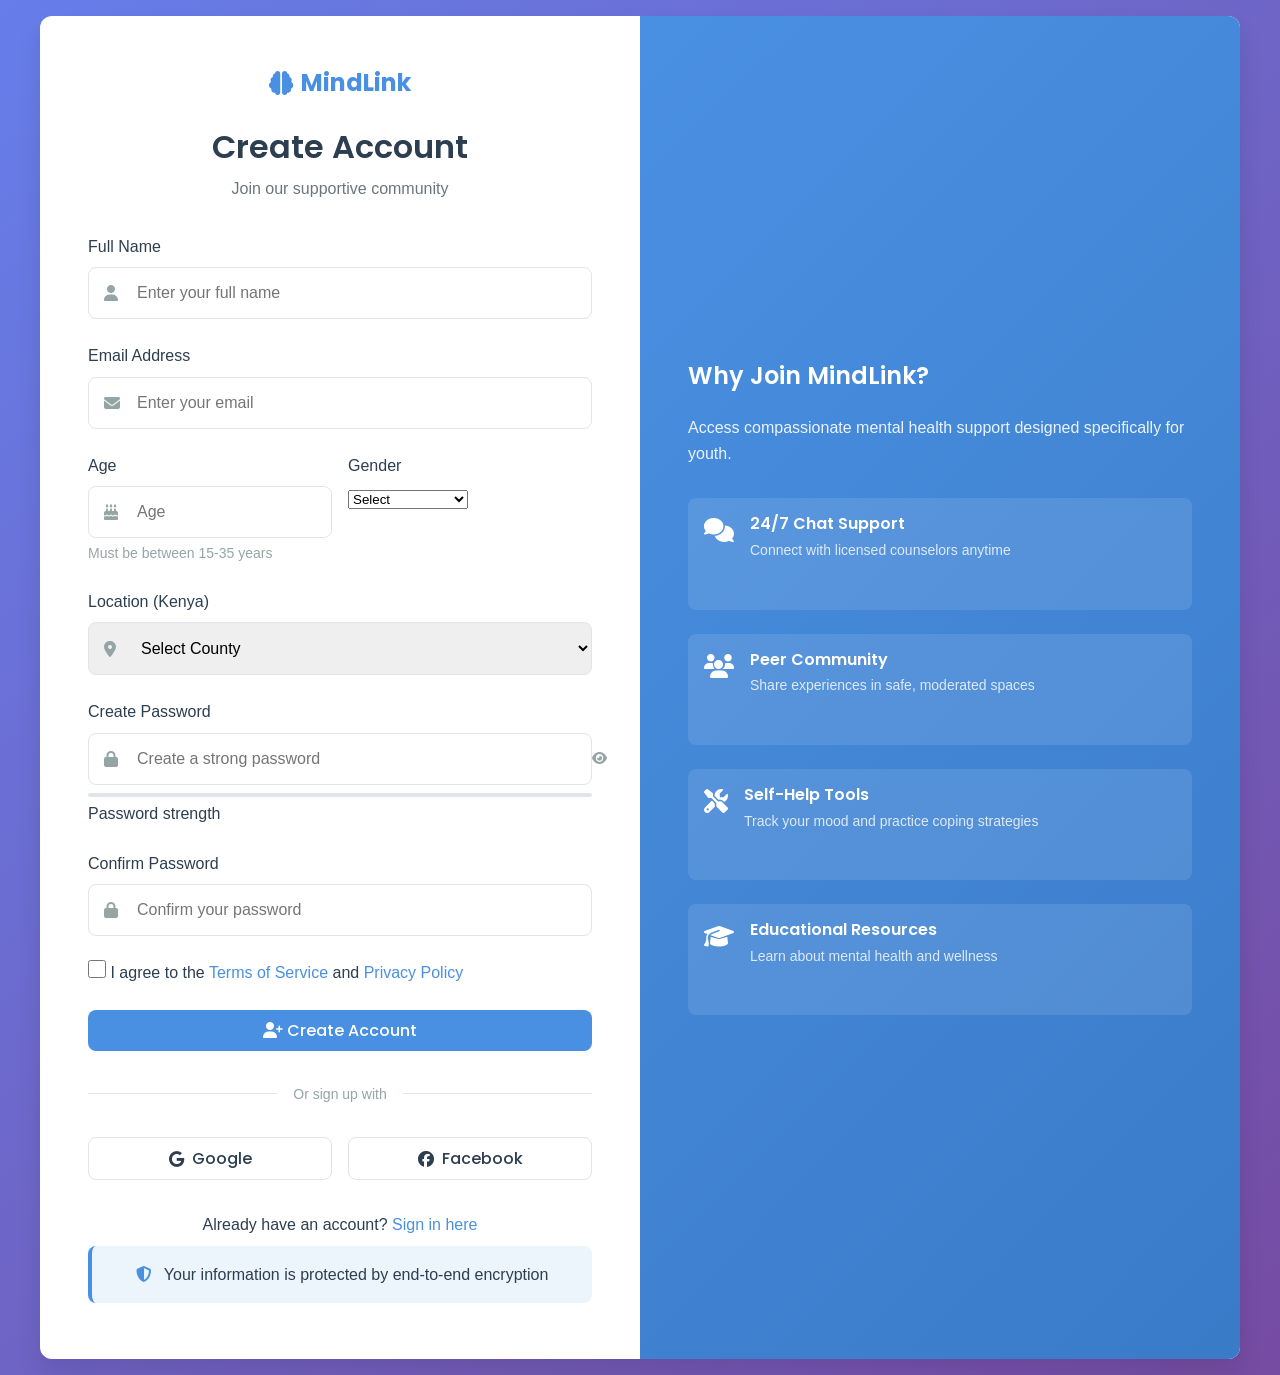
<file: signup.html>
<!-- signup.html -->
<!DOCTYPE html>
<html lang="en">
<head>
    <meta charset="UTF-8">
    <meta name="viewport" content="width=device-width, initial-scale=1.0">
    <title>Sign Up - MindLink</title>
    <link rel="stylesheet" href="css/main.css">
    <link rel="stylesheet" href="css/auth.css">
    <link rel="stylesheet" href="https://cdnjs.cloudflare.com/ajax/libs/font-awesome/6.4.0/css/all.min.css">
    <link href="https://fonts.googleapis.com/css2?family=Poppins:wght@300;400;500;600;700&display=swap" rel="stylesheet">
</head>
<body class="auth-page">
    <div class="auth-container">
        <div class="auth-card">
            <div class="auth-header">
                <a href="index.html" class="logo">
                    <i class="fas fa-brain"></i>
                    <span>MindLink</span>
                </a>
                <h1>Create Account</h1>
                <p>Join our supportive community</p>
            </div>
            
            <form id="signupForm" class="auth-form">
                <div class="form-group">
                    <label for="fullName">Full Name</label>
                    <div class="input-with-icon">
                        <i class="fas fa-user"></i>
                        <input type="text" id="fullName" name="fullName" placeholder="Enter your full name" required>
                    </div>
                </div>
                
                <div class="form-group">
                    <label for="email">Email Address</label>
                    <div class="input-with-icon">
                        <i class="fas fa-envelope"></i>
                        <input type="email" id="email" name="email" placeholder="Enter your email" required>
                    </div>
                </div>
                
                <div class="form-row">
                    <div class="form-group">
                        <label for="age">Age</label>
                        <div class="input-with-icon">
                            <i class="fas fa-birthday-cake"></i>
                            <input type="number" id="age" name="age" min="15" max="35" placeholder="Age" required>
                        </div>
                        <small class="form-hint">Must be between 15-35 years</small>
                    </div>
                    
                    <div class="form-group">
                        <label for="gender">Gender</label>
                        <select id="gender" name="gender" required>
                            <option value="">Select</option>
                            <option value="male">Male</option>
                            <option value="female">Female</option>
                            <option value="non-binary">Non-binary</option>
                            <option value="other">Other</option>
                            <option value="prefer-not-to-say">Prefer not to say</option>
                        </select>
                    </div>
                </div>
                
                <div class="form-group">
                    <label for="location">Location (Kenya)</label>
                    <div class="input-with-icon">
                        <i class="fas fa-map-marker-alt"></i>
                        <select id="location" name="location" required>
                            <option value="">Select County</option>
                            <option value="nairobi">Nairobi</option>
                            <option value="mombasa">Mombasa</option>
                            <option value="kisumu">Kisumu</option>
                            <option value="nakuru">Nakuru</option>
                            <option value="eldoret">Eldoret</option>
                            <option value="other">Other</option>
                        </select>
                    </div>
                </div>
                
                <div class="form-group">
                    <label for="password">Create Password</label>
                    <div class="input-with-icon">
                        <i class="fas fa-lock"></i>
                        <input type="password" id="password" name="password" placeholder="Create a strong password" required>
                        <button type="button" class="toggle-password">
                            <i class="fas fa-eye"></i>
                        </button>
                    </div>
                    <div class="password-strength">
                        <div class="strength-bar"></div>
                        <span class="strength-text">Password strength</span>
                    </div>
                </div>
                
                <div class="form-group">
                    <label for="confirmPassword">Confirm Password</label>
                    <div class="input-with-icon">
                        <i class="fas fa-lock"></i>
                        <input type="password" id="confirmPassword" name="confirmPassword" placeholder="Confirm your password" required>
                    </div>
                </div>
                
                <div class="form-group">
                    <label class="checkbox">
                        <input type="checkbox" id="terms" required>
                        <span>I agree to the <a href="#">Terms of Service</a> and <a href="#">Privacy Policy</a></span>
                    </label>
                </div>
                
                <div class="form-group" id="parentalConsent" style="display: none;">
                    <label class="checkbox">
                        <input type="checkbox" id="parentConsent">
                        <span>I confirm I have parental consent (required for users under 18)</span>
                    </label>
                </div>
                
                <button type="submit" class="btn btn-primary btn-block">
                    <i class="fas fa-user-plus"></i> Create Account
                </button>
                
                <div class="auth-divider">
                    <span>Or sign up with</span>
                </div>
                
                <div class="social-auth">
                    <button type="button" class="btn btn-google">
                        <i class="fab fa-google"></i> Google
                    </button>
                    <button type="button" class="btn btn-facebook">
                        <i class="fab fa-facebook"></i> Facebook
                    </button>
                </div>
            </form>
            
            <div class="auth-footer">
                <p>Already have an account? <a href="login.html">Sign in here</a></p>
                <p class="privacy-notice">
                    <i class="fas fa-shield-alt"></i>
                    Your information is protected by end-to-end encryption
                </p>
            </div>
        </div>
        
        <div class="auth-welcome">
            <h2>Why Join MindLink?</h2>
            <p>Access compassionate mental health support designed specifically for youth.</p>
            <div class="benefits-list">
                <div class="benefit">
                    <i class="fas fa-comments"></i>
                    <div>
                        <h4>24/7 Chat Support</h4>
                        <p>Connect with licensed counselors anytime</p>
                    </div>
                </div>
                <div class="benefit">
                    <i class="fas fa-users"></i>
                    <div>
                        <h4>Peer Community</h4>
                        <p>Share experiences in safe, moderated spaces</p>
                    </div>
                </div>
                <div class="benefit">
                    <i class="fas fa-tools"></i>
                    <div>
                        <h4>Self-Help Tools</h4>
                        <p>Track your mood and practice coping strategies</p>
                    </div>
                </div>
                <div class="benefit">
                    <i class="fas fa-graduation-cap"></i>
                    <div>
                        <h4>Educational Resources</h4>
                        <p>Learn about mental health and wellness</p>
                    </div>
                </div>
            </div>
        </div>
    </div>
    
    <script src="js/auth.js"></script>
</body>
</html>
</file>
<file: css/main.css>
/* css/main.css */
:root {
    /* Color Scheme */
    --primary: #4A90E2;
    --primary-dark: #3A7BC8;
    --primary-light: #6BA8FF;
    --secondary: #50E3C2;
    --secondary-dark: #3BC6A6;
    --accent: #F5A623;
    --emergency: #D0021B;
    --emergency-dark: #B00015;
    --safe: #7ED321;
    --warning: #F8E71C;
    
    /* Neutrals */
    --background: #F8F9FA;
    --surface: #FFFFFF;
    --border: #E1E4E8;
    --text-primary: #2C3E50;
    --text-secondary: #6C757D;
    --text-muted: #95A5A6;
    
    /* Status Colors */
    --success: #27AE60;
    --error: #E74C3C;
    --info: #3498DB;
    --warning: #F39C12;
    
    /* Spacing */
    --spacing-xs: 0.25rem;
    --spacing-sm: 0.5rem;
    --spacing-md: 1rem;
    --spacing-lg: 1.5rem;
    --spacing-xl: 2rem;
    --spacing-xxl: 3rem;
    
    /* Typography */
    --font-primary: 'Poppins', sans-serif;
    --font-secondary: 'Open Sans', sans-serif;
    --font-size-xs: 0.75rem;
    --font-size-sm: 0.875rem;
    --font-size-md: 1rem;
    --font-size-lg: 1.25rem;
    --font-size-xl: 1.5rem;
    --font-size-xxl: 2rem;
    
    /* Borders */
    --border-radius-sm: 4px;
    --border-radius-md: 8px;
    --border-radius-lg: 12px;
    --border-radius-xl: 16px;
    --border-radius-round: 50%;
    
    /* Shadows */
    --shadow-sm: 0 2px 4px rgba(0,0,0,0.1);
    --shadow-md: 0 4px 8px rgba(0,0,0,0.1);
    --shadow-lg: 0 8px 16px rgba(0,0,0,0.1);
    --shadow-xl: 0 12px 24px rgba(0,0,0,0.1);
    
    /* Transitions */
    --transition-fast: 0.2s ease;
    --transition-medium: 0.3s ease;
    --transition-slow: 0.5s ease;
}

/* Reset & Base Styles */
* {
    margin: 0;
    padding: 0;
    box-sizing: border-box;
}

body {
    font-family: var(--font-secondary);
    font-size: var(--font-size-md);
    line-height: 1.6;
    color: var(--text-primary);
    background-color: var(--background);
}

h1, h2, h3, h4, h5, h6 {
    font-family: var(--font-primary);
    font-weight: 600;
    line-height: 1.3;
    margin-bottom: var(--spacing-md);
}

h1 { font-size: var(--font-size-xxl); }
h2 { font-size: var(--font-size-xl); }
h3 { font-size: var(--font-size-lg); }
h4 { font-size: var(--font-size-md); }

a {
    color: var(--primary);
    text-decoration: none;
    transition: color var(--transition-fast);
}

a:hover {
    color: var(--primary-dark);
}

.container {
    width: 100%;
    max-width: 1200px;
    margin: 0 auto;
    padding: 0 var(--spacing-md);
}

section {
    padding: var(--spacing-xxl) 0;
}

.section-title {
    text-align: center;
    margin-bottom: var(--spacing-sm);
    color: var(--text-primary);
}

.section-subtitle {
    text-align: center;
    color: var(--text-secondary);
    margin-bottom: var(--spacing-xl);
    max-width: 600px;
    margin-left: auto;
    margin-right: auto;
}

/* Button Styles */
.btn {
    display: inline-flex;
    align-items: center;
    justify-content: center;
    gap: var(--spacing-sm);
    padding: var(--spacing-sm) var(--spacing-lg);
    border: none;
    border-radius: var(--border-radius-md);
    font-family: var(--font-primary);
    font-weight: 500;
    font-size: var(--font-size-md);
    cursor: pointer;
    transition: all var(--transition-fast);
    text-decoration: none;
    white-space: nowrap;
}

.btn-primary {
    background-color: var(--primary);
    color: white;
}

.btn-primary:hover {
    background-color: var(--primary-dark);
    color: white;
    transform: translateY(-1px);
    box-shadow: var(--shadow-md);
}

.btn-secondary {
    background-color: var(--secondary);
    color: var(--text-primary);
}

.btn-secondary:hover {
    background-color: var(--secondary-dark);
    transform: translateY(-1px);
    box-shadow: var(--shadow-md);
}

.btn-outline {
    background-color: transparent;
    border: 2px solid var(--primary);
    color: var(--primary);
}

.btn-outline:hover {
    background-color: var(--primary);
    color: white;
}

.btn-emergency {
    background-color: var(--emergency);
    color: white;
}

.btn-emergency:hover {
    background-color: var(--emergency-dark);
    color: white;
}

.btn-lg {
    padding: var(--spacing-md) var(--spacing-xl);
    font-size: var(--font-size-lg);
}

.btn-block {
    display: block;
    width: 100%;
}

.btn-text {
    background: none;
    border: none;
    color: var(--primary);
    cursor: pointer;
    font-family: inherit;
    font-size: inherit;
}

.btn-text:hover {
    color: var(--primary-dark);
    text-decoration: underline;
}

/* Form Styles */
.form-group {
    margin-bottom: var(--spacing-lg);
}

.form-group label {
    display: block;
    margin-bottom: var(--spacing-sm);
    font-weight: 500;
    color: var(--text-primary);
}

.input-with-icon {
    position: relative;
}

.input-with-icon i {
    position: absolute;
    left: var(--spacing-md);
    top: 50%;
    transform: translateY(-50%);
    color: var(--text-muted);
}

.input-with-icon input,
.input-with-icon select,
.input-with-icon textarea {
    width: 100%;
    padding: var(--spacing-md) var(--spacing-md) var(--spacing-md) calc(var(--spacing-md) * 2 + 1rem);
    border: 1px solid var(--border);
    border-radius: var(--border-radius-md);
    font-family: var(--font-secondary);
    font-size: var(--font-size-md);
    transition: border-color var(--transition-fast);
}

.input-with-icon input:focus,
.input-with-icon select:focus,
.input-with-icon textarea:focus {
    outline: none;
    border-color: var(--primary);
    box-shadow: 0 0 0 3px rgba(74, 144, 226, 0.1);
}

.toggle-password {
    position: absolute;
    right: var(--spacing-md);
    top: 50%;
    transform: translateY(-50%);
    background: none;
    border: none;
    color: var(--text-muted);
    cursor: pointer;
}

.checkbox {
    display: flex;
    align-items: center;
    gap: var(--spacing-sm);
    cursor: pointer;
}

.checkbox input[type="checkbox"] {
    width: 18px;
    height: 18px;
    accent-color: var(--primary);
}

/* Navigation */
.navbar {
    background-color: var(--surface);
    box-shadow: var(--shadow-sm);
    position: sticky;
    top: 0;
    z-index: 1000;
}

.nav-container {
    display: flex;
    justify-content: space-between;
    align-items: center;
    padding: var(--spacing-md) 0;
}

.logo {
    display: flex;
    align-items: center;
    gap: var(--spacing-sm);
    font-family: var(--font-primary);
    font-weight: 700;
    font-size: var(--font-size-lg);
    color: var(--primary);
}

.logo i {
    font-size: var(--font-size-xl);
}

.nav-menu {
    display: flex;
    align-items: center;
    gap: var(--spacing-xl);
}

.nav-link {
    color: var(--text-secondary);
    font-weight: 500;
    padding: var(--spacing-sm) 0;
    position: relative;
}

.nav-link:hover,
.nav-link.active {
    color: var(--primary);
}

.nav-link.active::after {
    content: '';
    position: absolute;
    bottom: 0;
    left: 0;
    width: 100%;
    height: 2px;
    background-color: var(--primary);
}

.auth-buttons {
    display: flex;
    gap: var(--spacing-md);
}

.menu-toggle {
    display: none;
    background: none;
    border: none;
    font-size: var(--font-size-lg);
    color: var(--text-primary);
    cursor: pointer;
}

/* Hero Section */
.hero {
    background: linear-gradient(135deg, #f5f7fa 0%, #c3cfe2 100%);
    padding: var(--spacing-xxl) 0;
}

.hero-container {
    display: flex;
    align-items: center;
    gap: var(--spacing-xxl);
}

.hero-content {
    flex: 1;
}

.hero-title {
    font-size: 3rem;
    margin-bottom: var(--spacing-md);
    color: var(--text-primary);
}

.hero-subtitle {
    font-size: var(--font-size-lg);
    color: var(--text-secondary);
    margin-bottom: var(--spacing-lg);
}

.hero-description {
    font-size: var(--font-size-md);
    color: var(--text-secondary);
    margin-bottom: var(--spacing-xl);
    max-width: 600px;
}

.hero-buttons {
    display: flex;
    gap: var(--spacing-md);
    flex-wrap: wrap;
}

.hero-image {
    flex: 1;
    text-align: center;
}

.hero-image img {
    max-width: 100%;
    height: auto;
}

/* Features Section */
.features-grid {
    display: grid;
    grid-template-columns: repeat(auto-fit, minmax(300px, 1fr));
    gap: var(--spacing-lg);
    margin-top: var(--spacing-xl);
}

.feature-card {
    background-color: var(--surface);
    padding: var(--spacing-xl);
    border-radius: var(--border-radius-lg);
    box-shadow: var(--shadow-sm);
    transition: transform var(--transition-medium), box-shadow var(--transition-medium);
    text-align: center;
}

.feature-card:hover {
    transform: translateY(-5px);
    box-shadow: var(--shadow-lg);
}

.feature-icon {
    font-size: 3rem;
    color: var(--primary);
    margin-bottom: var(--spacing-md);
}

.feature-card h3 {
    margin-bottom: var(--spacing-sm);
}

.feature-card p {
    color: var(--text-secondary);
}

/* About Section */
.about-content {
    display: flex;
    gap: var(--spacing-xxl);
    align-items: center;
}

.about-text {
    flex: 1;
}

.about-image {
    flex: 1;
    text-align: center;
}

.about-image img {
    max-width: 100%;
    height: auto;
    border-radius: var(--border-radius-lg);
}

.values-grid {
    display: grid;
    grid-template-columns: repeat(auto-fit, minmax(150px, 1fr));
    gap: var(--spacing-md);
    margin-top: var(--spacing-md);
}

.value-tag {
    background-color: var(--primary-light);
    color: var(--primary-dark);
    padding: var(--spacing-sm) var(--spacing-md);
    border-radius: var(--border-radius-md);
    text-align: center;
    font-weight: 500;
}

/* Users Section */
.users-grid {
    display: grid;
    grid-template-columns: repeat(auto-fit, minmax(250px, 1fr));
    gap: var(--spacing-lg);
    margin-top: var(--spacing-xl);
}

.user-card {
    background-color: var(--surface);
    padding: var(--spacing-xl);
    border-radius: var(--border-radius-lg);
    text-align: center;
    box-shadow: var(--shadow-sm);
    transition: transform var(--transition-medium);
}

.user-card:hover {
    transform: translateY(-3px);
}

.user-card i {
    font-size: 2.5rem;
    color: var(--primary);
    margin-bottom: var(--spacing-md);
}

.user-card h3 {
    margin-bottom: var(--spacing-sm);
}

.user-card p {
    color: var(--text-secondary);
}

/* Contact Section */
.contact-container {
    display: grid;
    grid-template-columns: 1fr 1fr;
    gap: var(--spacing-xxl);
    margin-top: var(--spacing-xl);
}

.contact-form {
    background-color: var(--surface);
    padding: var(--spacing-xl);
    border-radius: var(--border-radius-lg);
    box-shadow: var(--shadow-md);
}

.contact-info {
    display: flex;
    flex-direction: column;
    gap: var(--spacing-lg);
}

.info-card {
    display: flex;
    align-items: center;
    gap: var(--spacing-md);
    padding: var(--spacing-lg);
    background-color: var(--surface);
    border-radius: var(--border-radius-lg);
    box-shadow: var(--shadow-sm);
}

.info-card i {
    font-size: 1.5rem;
    color: var(--primary);
}

.info-card h4 {
    margin-bottom: var(--spacing-xs);
}

.info-card p {
    color: var(--text-secondary);
}

/* Footer */
.footer {
    background-color: var(--text-primary);
    color: white;
    padding: var(--spacing-xxl) 0 var(--spacing-lg);
}

.footer-content {
    display: grid;
    grid-template-columns: repeat(auto-fit, minmax(200px, 1fr));
    gap: var(--spacing-xl);
    margin-bottom: var(--spacing-xl);
}

.footer-brand p {
    color: rgba(255, 255, 255, 0.8);
    margin: var(--spacing-md) 0;
}

.social-links {
    display: flex;
    gap: var(--spacing-md);
    margin-top: var(--spacing-md);
}

.social-links a {
    color: white;
    font-size: 1.25rem;
    transition: color var(--transition-fast);
}

.social-links a:hover {
    color: var(--primary-light);
}

.footer-links {
    display: flex;
    flex-direction: column;
    gap: var(--spacing-sm);
}

.footer-links h4 {
    color: white;
    margin-bottom: var(--spacing-md);
}

.footer-links a {
    color: rgba(255, 255, 255, 0.8);
}

.footer-links a:hover {
    color: white;
}

.footer-newsletter input {
    width: 100%;
    padding: var(--spacing-sm);
    border: none;
    border-radius: var(--border-radius-md);
    margin-bottom: var(--spacing-sm);
}

.footer-bottom {
    text-align: center;
    padding-top: var(--spacing-lg);
    border-top: 1px solid rgba(255, 255, 255, 0.1);
    color: rgba(255, 255, 255, 0.6);
    font-size: var(--font-size-sm);
}

/* Responsive Design */
@media (max-width: 768px) {
    .menu-toggle {
        display: block;
    }
    
    .nav-menu {
        position: fixed;
        top: 70px;
        left: 0;
        right: 0;
        background-color: var(--surface);
        flex-direction: column;
        padding: var(--spacing-lg);
        box-shadow: var(--shadow-lg);
        transform: translateY(-100%);
        opacity: 0;
        visibility: hidden;
        transition: all var(--transition-medium);
    }
    
    .nav-menu.active {
        transform: translateY(0);
        opacity: 1;
        visibility: visible;
    }
    
    .hero-container {
        flex-direction: column;
        text-align: center;
    }
    
    .hero-title {
        font-size: 2.5rem;
    }
    
    .hero-buttons {
        justify-content: center;
    }
    
    .about-content {
        flex-direction: column;
    }
    
    .contact-container {
        grid-template-columns: 1fr;
    }
    
    .features-grid,
    .users-grid {
        grid-template-columns: 1fr;
    }
    
    .footer-content {
        grid-template-columns: 1fr;
        text-align: center;
    }
    
    .social-links {
        justify-content: center;
    }
    
    .values-grid {
        grid-template-columns: repeat(2, 1fr);
    }
}

@media (min-width: 769px) and (max-width: 1024px) {
    .hero-title {
        font-size: 2.5rem;
    }
    
    .features-grid {
        grid-template-columns: repeat(2, 1fr);
    }
    
    .users-grid {
        grid-template-columns: repeat(2, 1fr);
    }
}

/* Accessibility */
@media (prefers-reduced-motion: reduce) {
    * {
        animation-duration: 0.01ms !important;
        animation-iteration-count: 1 !important;
        transition-duration: 0.01ms !important;
    }
}

.sr-only {
    position: absolute;
    width: 1px;
    height: 1px;
    padding: 0;
    margin: -1px;
    overflow: hidden;
    clip: rect(0, 0, 0, 0);
    white-space: nowrap;
    border: 0;
}

/* Focus Styles */
:focus-visible {
    outline: 2px solid var(--primary);
    outline-offset: 2px;
}

/* High Contrast Mode */
@media (prefers-contrast: high) {
    :root {
        --primary: #0047AB;
        --text-primary: #000000;
        --border: #000000;
    }
}

/* Dark Mode Support */
@media (prefers-color-scheme: dark) {
    :root {
        --background: #1a1a1a;
        --surface: #2d2d2d;
        --text-primary: #ffffff;
        --text-secondary: #cccccc;
        --border: #404040;
    }
    
    .feature-card,
    .user-card,
    .contact-form,
    .info-card {
        background-color: var(--surface);
    }
}
</file>
<file: css/auth.css>
/* css/auth.css */
.auth-page {
    min-height: 100vh;
    display: flex;
    align-items: center;
    justify-content: center;
    background: linear-gradient(135deg, #667eea 0%, #764ba2 100%);
    padding: var(--spacing-md);
}

.auth-container {
    display: grid;
    grid-template-columns: 1fr 1fr;
    max-width: 1200px;
    width: 100%;
    background-color: var(--surface);
    border-radius: var(--border-radius-lg);
    overflow: hidden;
    box-shadow: var(--shadow-xl);
    min-height: 80vh;
}

.auth-card {
    padding: var(--spacing-xxl);
    display: flex;
    flex-direction: column;
}

.auth-header {
    text-align: center;
    margin-bottom: var(--spacing-xl);
}

.auth-header .logo {
    justify-content: center;
    margin-bottom: var(--spacing-lg);
    font-size: var(--font-size-xl);
}

.auth-header h1 {
    margin-bottom: var(--spacing-sm);
    color: var(--text-primary);
}

.auth-header p {
    color: var(--text-secondary);
}

.auth-form {
    flex: 1;
}

.form-row {
    display: grid;
    grid-template-columns: 1fr 1fr;
    gap: var(--spacing-md);
}

.form-hint {
    display: block;
    margin-top: var(--spacing-xs);
    color: var(--text-muted);
    font-size: var(--font-size-sm);
}

.password-strength {
    margin-top: var(--spacing-sm);
}

.strength-bar {
    height: 4px;
    background-color: var(--border);
    border-radius: 2px;
    overflow: hidden;
    margin-bottom: var(--spacing-xs);
}

.strength-bar::after {
    content: '';
    display: block;
    height: 100%;
    width: 0%;
    background-color: var(--error);
    transition: width var(--transition-medium);
}

.form-options {
    display: flex;
    justify-content: space-between;
    align-items: center;
    margin-bottom: var(--spacing-lg);
}

.forgot-password {
    font-size: var(--font-size-sm);
    color: var(--primary);
}

.forgot-password:hover {
    text-decoration: underline;
}

.auth-divider {
    display: flex;
    align-items: center;
    margin: var(--spacing-xl) 0;
    text-align: center;
}

.auth-divider::before,
.auth-divider::after {
    content: '';
    flex: 1;
    height: 1px;
    background-color: var(--border);
}

.auth-divider span {
    padding: 0 var(--spacing-md);
    color: var(--text-muted);
    font-size: var(--font-size-sm);
}

.social-auth {
    display: flex;
    gap: var(--spacing-md);
    margin-bottom: var(--spacing-xl);
}

.btn-google,
.btn-facebook {
    flex: 1;
    background-color: var(--surface);
    border: 1px solid var(--border);
    color: var(--text-primary);
}

.btn-google:hover {
    background-color: #f8f9fa;
    border-color: #dadce0;
}

.btn-facebook:hover {
    background-color: #f8f9fa;
    border-color: #dadce0;
}

.auth-footer {
    text-align: center;
    margin-top: auto;
}

.auth-footer p {
    margin-bottom: var(--spacing-sm);
}

.crisis-notice {
    background-color: rgba(208, 2, 27, 0.1);
    padding: var(--spacing-md);
    border-radius: var(--border-radius-md);
    border-left: 4px solid var(--emergency);
    margin-top: var(--spacing-lg);
}

.crisis-notice i {
    color: var(--emergency);
    margin-right: var(--spacing-sm);
}

.privacy-notice {
    background-color: rgba(74, 144, 226, 0.1);
    padding: var(--spacing-md);
    border-radius: var(--border-radius-md);
    border-left: 4px solid var(--primary);
}

.privacy-notice i {
    color: var(--primary);
    margin-right: var(--spacing-sm);
}

.auth-welcome {
    background: linear-gradient(135deg, var(--primary) 0%, var(--primary-dark) 100%);
    padding: var(--spacing-xxl);
    color: white;
    display: flex;
    flex-direction: column;
    justify-content: center;
}

.auth-welcome h2 {
    color: white;
    margin-bottom: var(--spacing-lg);
}

.auth-welcome p {
    opacity: 0.9;
    margin-bottom: var(--spacing-xl);
}

.features-list {
    display: flex;
    flex-direction: column;
    gap: var(--spacing-lg);
}

.feature {
    display: flex;
    align-items: center;
    gap: var(--spacing-md);
}

.feature i {
    font-size: 1.5rem;
    opacity: 0.9;
}

.benefits-list {
    display: flex;
    flex-direction: column;
    gap: var(--spacing-lg);
}

.benefit {
    display: flex;
    align-items: flex-start;
    gap: var(--spacing-md);
    background-color: rgba(255, 255, 255, 0.1);
    padding: var(--spacing-md);
    border-radius: var(--border-radius-md);
}

.benefit i {
    font-size: 1.5rem;
    margin-top: var(--spacing-xs);
}

.benefit h4 {
    color: white;
    margin-bottom: var(--spacing-xs);
}

.benefit p {
    opacity: 0.8;
    font-size: var(--font-size-sm);
}

/* Age Validation */
.age-validation {
    display: none;
    background-color: rgba(245, 166, 35, 0.1);
    padding: var(--spacing-md);
    border-radius: var(--border-radius-md);
    border-left: 4px solid var(--accent);
    margin-bottom: var(--spacing-lg);
}

.age-validation.show {
    display: block;
}

/* Responsive Auth */
@media (max-width: 768px) {
    .auth-container {
        grid-template-columns: 1fr;
        min-height: auto;
    }
    
    .auth-welcome {
        display: none;
    }
    
    .auth-card {
        padding: var(--spacing-xl);
    }
    
    .form-row {
        grid-template-columns: 1fr;
    }
    
    .social-auth {
        flex-direction: column;
    }
}

/* Loading States */
.btn-loading {
    position: relative;
    color: transparent !important;
}

.btn-loading::after {
    content: '';
    position: absolute;
    width: 20px;
    height: 20px;
    border: 2px solid white;
    border-top-color: transparent;
    border-radius: 50%;
    animation: spin 0.8s linear infinite;
}

@keyframes spin {
    to {
        transform: rotate(360deg);
    }
}

/* Password Strength Colors */
.password-strength.weak .strength-bar::after {
    width: 33%;
    background-color: var(--error);
}

.password-strength.medium .strength-bar::after {
    width: 66%;
    background-color: var(--warning);
}

.password-strength.strong .strength-bar::after {
    width: 100%;
    background-color: var(--success);
}

/* Form Validation */
.form-group.error input,
.form-group.error select,
.form-group.error textarea {
    border-color: var(--error);
}

.form-group.success input,
.form-group.success select,
.form-group.success textarea {
    border-color: var(--success);
}

.error-message {
    color: var(--error);
    font-size: var(--font-size-sm);
    margin-top: var(--spacing-xs);
    display: none;
}

.form-group.error .error-message {
    display: block;
}

.success-message {
    color: var(--success);
    font-size: var(--font-size-sm);
    margin-top: var(--spacing-xs);
    display: none;
}

.form-group.success .success-message {
    display: block;
}
</file>
